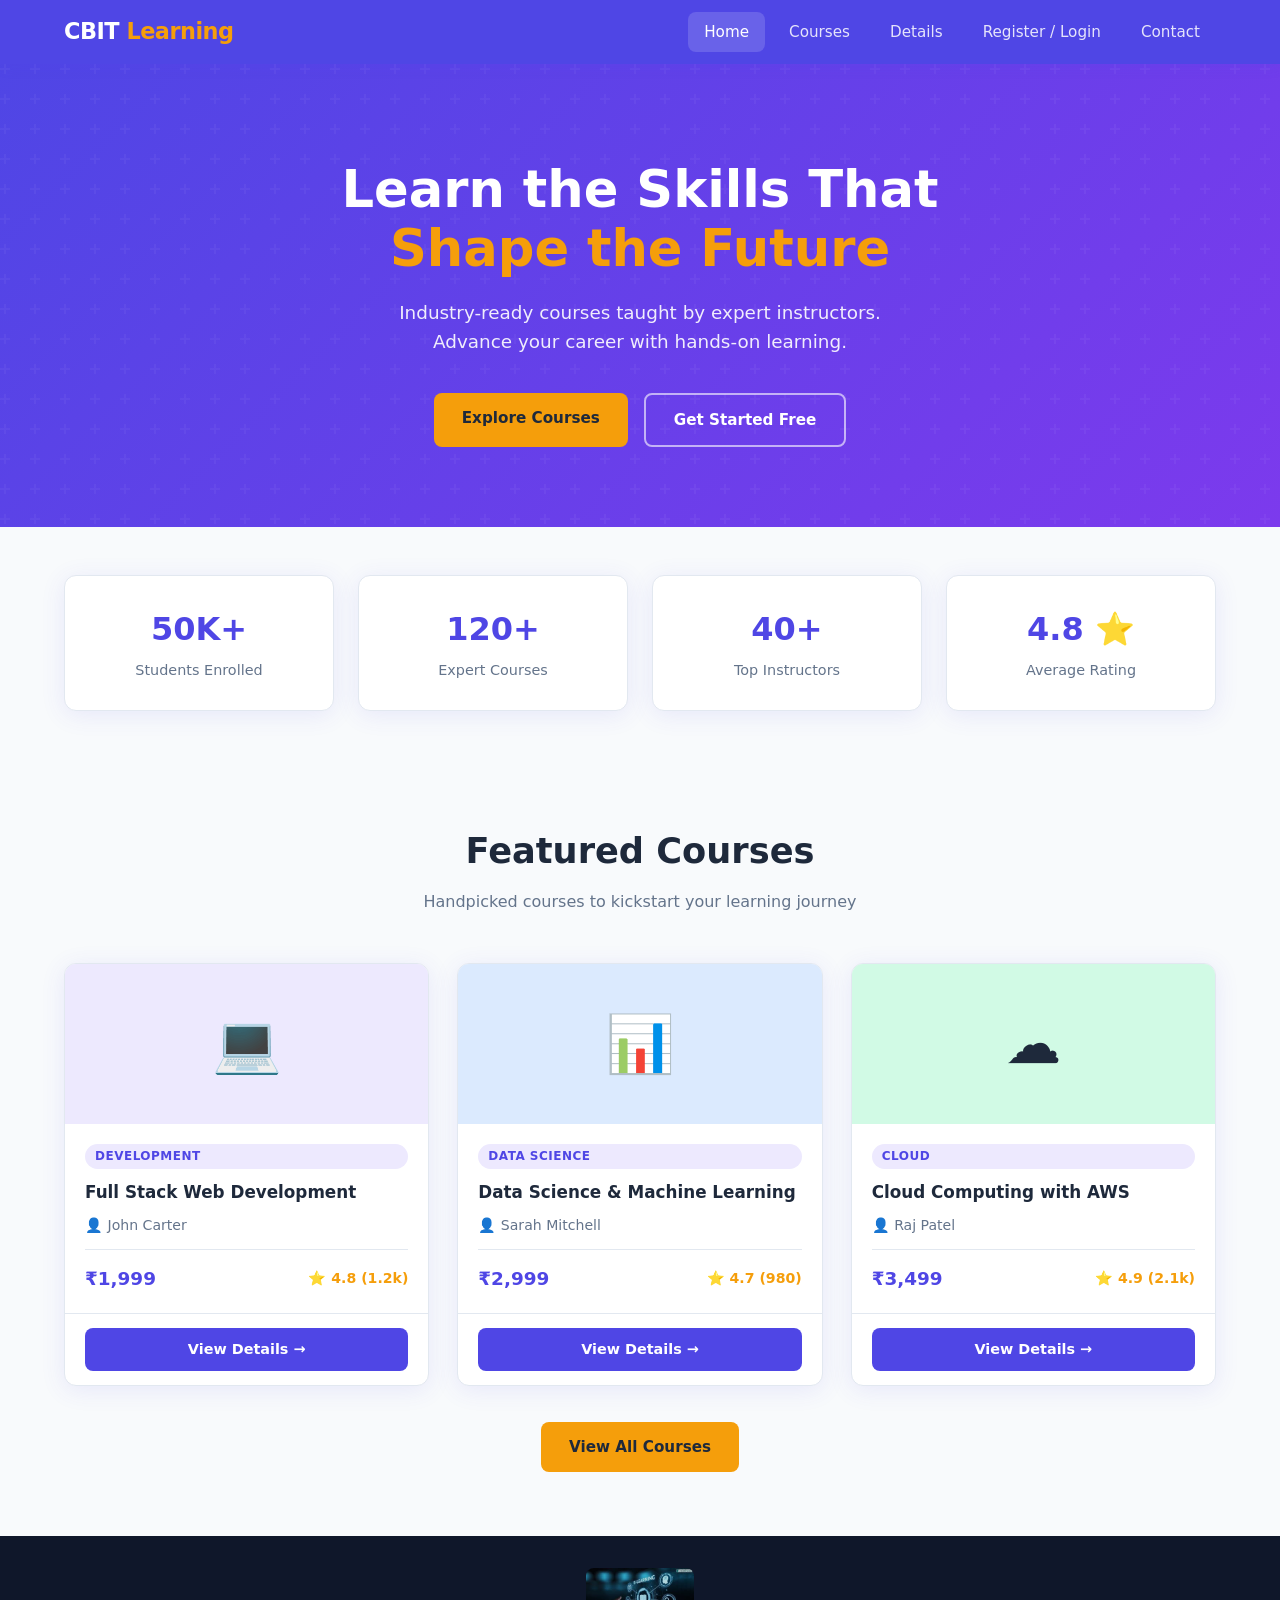
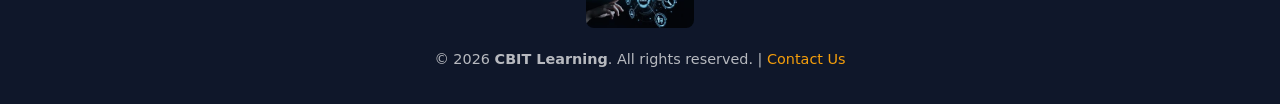
<file: index.html>
<!DOCTYPE html>
<html lang="en">
<head>
  <meta charset="UTF-8">
  <meta name="viewport" content="width=device-width, initial-scale=1.0">
  <title>CBIT Learning — Learn Future Skills</title>
  <link rel="stylesheet" href="styles.css">
</head>
<body>

<!-- HEADER / NAVBAR -->
<header>
  <div class="navbar">
    <div class="logo">CBIT<span> Learning</span></div>
    <nav>
      <a href="index.html" class="active">Home</a>
      <a href="course.html">Courses</a>
      <a href="course_details.html">Details</a>
      <a href="login.html">Register / Login</a>
      <a href="contact.html">Contact</a>
    </nav>
  </div>
</header>

<!-- HERO -->
<section class="hero">
  <div class="hero-content">
    <h1>Learn the Skills That <span>Shape the Future</span></h1>
    <p>Industry-ready courses taught by expert instructors. Advance your career with hands-on learning.</p>
    <div class="hero-btns">
      <a href="course.html" class="btn btn-primary">Explore Courses</a>
      <a href="login.html" class="btn btn-outline">Get Started Free</a>
    </div>
  </div>
</section>

<!-- STATS -->
<div class="stats">
  <div class="stat-card">
    <div class="stat-num">50K+</div>
    <div class="stat-label">Students Enrolled</div>
  </div>
  <div class="stat-card">
    <div class="stat-num">120+</div>
    <div class="stat-label">Expert Courses</div>
  </div>
  <div class="stat-card">
    <div class="stat-num">40+</div>
    <div class="stat-label">Top Instructors</div>
  </div>
  <div class="stat-card">
    <div class="stat-num">4.8 ⭐</div>
    <div class="stat-label">Average Rating</div>
  </div>
</div>

<!-- FEATURED COURSES PREVIEW -->
<div class="section">
  <div class="section-title">
    <h2>Featured Courses</h2>
    <p>Handpicked courses to kickstart your learning journey</p>
  </div>
  <div class="courses-grid">

    <div class="course-card">
      <div class="course-card-thumb" style="background:#ede9fe;">💻</div>
      <div class="course-card-body">
        <span class="course-badge">Development</span>
        <h3>Full Stack Web Development</h3>
        <p class="course-instructor">👤 John Carter</p>
        <div class="course-meta">
          <span class="course-price">₹1,999</span>
          <span class="course-rating">⭐ 4.8 (1.2k)</span>
        </div>
      </div>
      <div class="course-card-footer"><a href="course_details.html">View Details →</a></div>
    </div>

    <div class="course-card">
      <div class="course-card-thumb" style="background:#dbeafe;">📊</div>
      <div class="course-card-body">
        <span class="course-badge">Data Science</span>
        <h3>Data Science & Machine Learning</h3>
        <p class="course-instructor">👤 Sarah Mitchell</p>
        <div class="course-meta">
          <span class="course-price">₹2,999</span>
          <span class="course-rating">⭐ 4.7 (980)</span>
        </div>
      </div>
      <div class="course-card-footer"><a href="course_details.html">View Details →</a></div>
    </div>

    <div class="course-card">
      <div class="course-card-thumb" style="background:#d1fae5;">☁️</div>
      <div class="course-card-body">
        <span class="course-badge">Cloud</span>
        <h3>Cloud Computing with AWS</h3>
        <p class="course-instructor">👤 Raj Patel</p>
        <div class="course-meta">
          <span class="course-price">₹3,499</span>
          <span class="course-rating">⭐ 4.9 (2.1k)</span>
        </div>
      </div>
      <div class="course-card-footer"><a href="course_details.html">View Details →</a></div>
    </div>

  </div>
  <div style="text-align:center; margin-top:36px;">
    <a href="course.html" class="btn btn-primary">View All Courses</a>
  </div>
</div>

<!-- FOOTER -->
<footer>
  <img src="learn.jpg" alt="CBIT Learning" style="height:60px; object-fit:contain; margin-bottom:12px; border-radius:8px; opacity:0.85;">
  <p>© 2026 <strong>CBIT Learning</strong>. All rights reserved. | <a href="contact.html">Contact Us</a></p>
</footer>

</body>
</html>
</file>
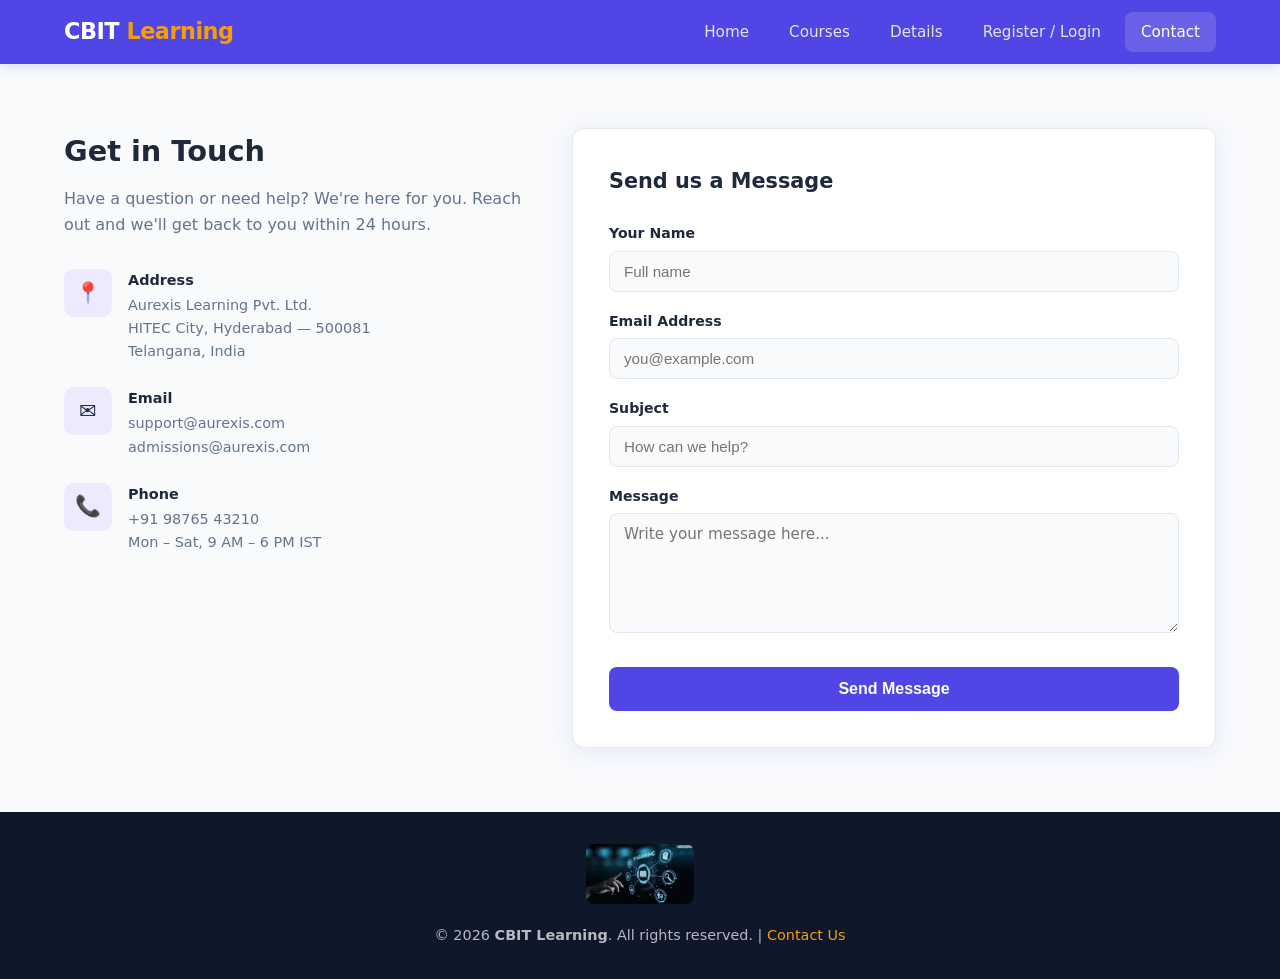
<file: contact.html>
<!DOCTYPE html>
<html lang="en">
<head>
  <meta charset="UTF-8">
  <meta name="viewport" content="width=device-width, initial-scale=1.0">
  <title>Contact Us — CBIT Learning</title>
  <link rel="stylesheet" href="styles.css">
</head>
<body>

<header>
  <div class="navbar">
    <div class="logo">CBIT<span> Learning</span></div>
    <nav>
      <a href="index.html">Home</a>
      <a href="course.html">Courses</a>
      <a href="course_details.html">Details</a>
      <a href="login.html">Register / Login</a>
      <a href="contact.html" class="active">Contact</a>
    </nav>
  </div>
</header>

<div class="section">
  <div class="contact-layout">

    <!-- LEFT: Contact Info -->
    <div class="contact-info">
      <h2>Get in Touch</h2>
      <p>Have a question or need help? We're here for you. Reach out and we'll get back to you within 24 hours.</p>

      <div class="contact-item">
        <div class="contact-icon">📍</div>
        <div>
          <h4>Address</h4>
          <p>Aurexis Learning Pvt. Ltd.<br>HITEC City, Hyderabad — 500081<br>Telangana, India</p>
        </div>
      </div>

      <div class="contact-item">
        <div class="contact-icon">✉️</div>
        <div>
          <h4>Email</h4>
          <p>support@aurexis.com<br>admissions@aurexis.com</p>
        </div>
      </div>

      <div class="contact-item">
        <div class="contact-icon">📞</div>
        <div>
          <h4>Phone</h4>
          <p>+91 98765 43210<br>Mon – Sat, 9 AM – 6 PM IST</p>
        </div>
      </div>
    </div>

    <!-- RIGHT: Contact Form -->
    <div class="contact-form-card">
      <h3>Send us a Message</h3>
      <form onsubmit="return submitContact(event)" novalidate>
        <div class="form-group">
          <label for="c-name">Your Name</label>
          <input type="text" id="c-name" placeholder="Full name">
          <span class="error-msg" id="err-c-name">Please enter your name.</span>
        </div>
        <div class="form-group">
          <label for="c-email">Email Address</label>
          <input type="email" id="c-email" placeholder="you@example.com">
          <span class="error-msg" id="err-c-email">Please enter a valid email.</span>
        </div>
        <div class="form-group">
          <label for="c-subject">Subject</label>
          <input type="text" id="c-subject" placeholder="How can we help?">
          <span class="error-msg" id="err-c-subject">Please enter a subject.</span>
        </div>
        <div class="form-group">
          <label for="c-message">Message</label>
          <textarea id="c-message" placeholder="Write your message here..."></textarea>
          <span class="error-msg" id="err-c-message">Please enter your message.</span>
        </div>
        <button type="submit" class="btn-submit">Send Message</button>
        <div class="success-msg" id="contact-success">✅ Message sent! We'll get back to you soon.</div>
      </form>
    </div>

  </div>
</div>

<footer>
  <img src="learn.jpg" alt="CBIT Learning" style="height:60px; object-fit:contain; margin-bottom:12px; border-radius:8px; opacity:0.85;">
  <p>© 2026 <strong>CBIT Learning</strong>. All rights reserved. | <a href="contact.html">Contact Us</a></p>
</footer>

<script src="script.js"></script>
</body>
</html>
</file>
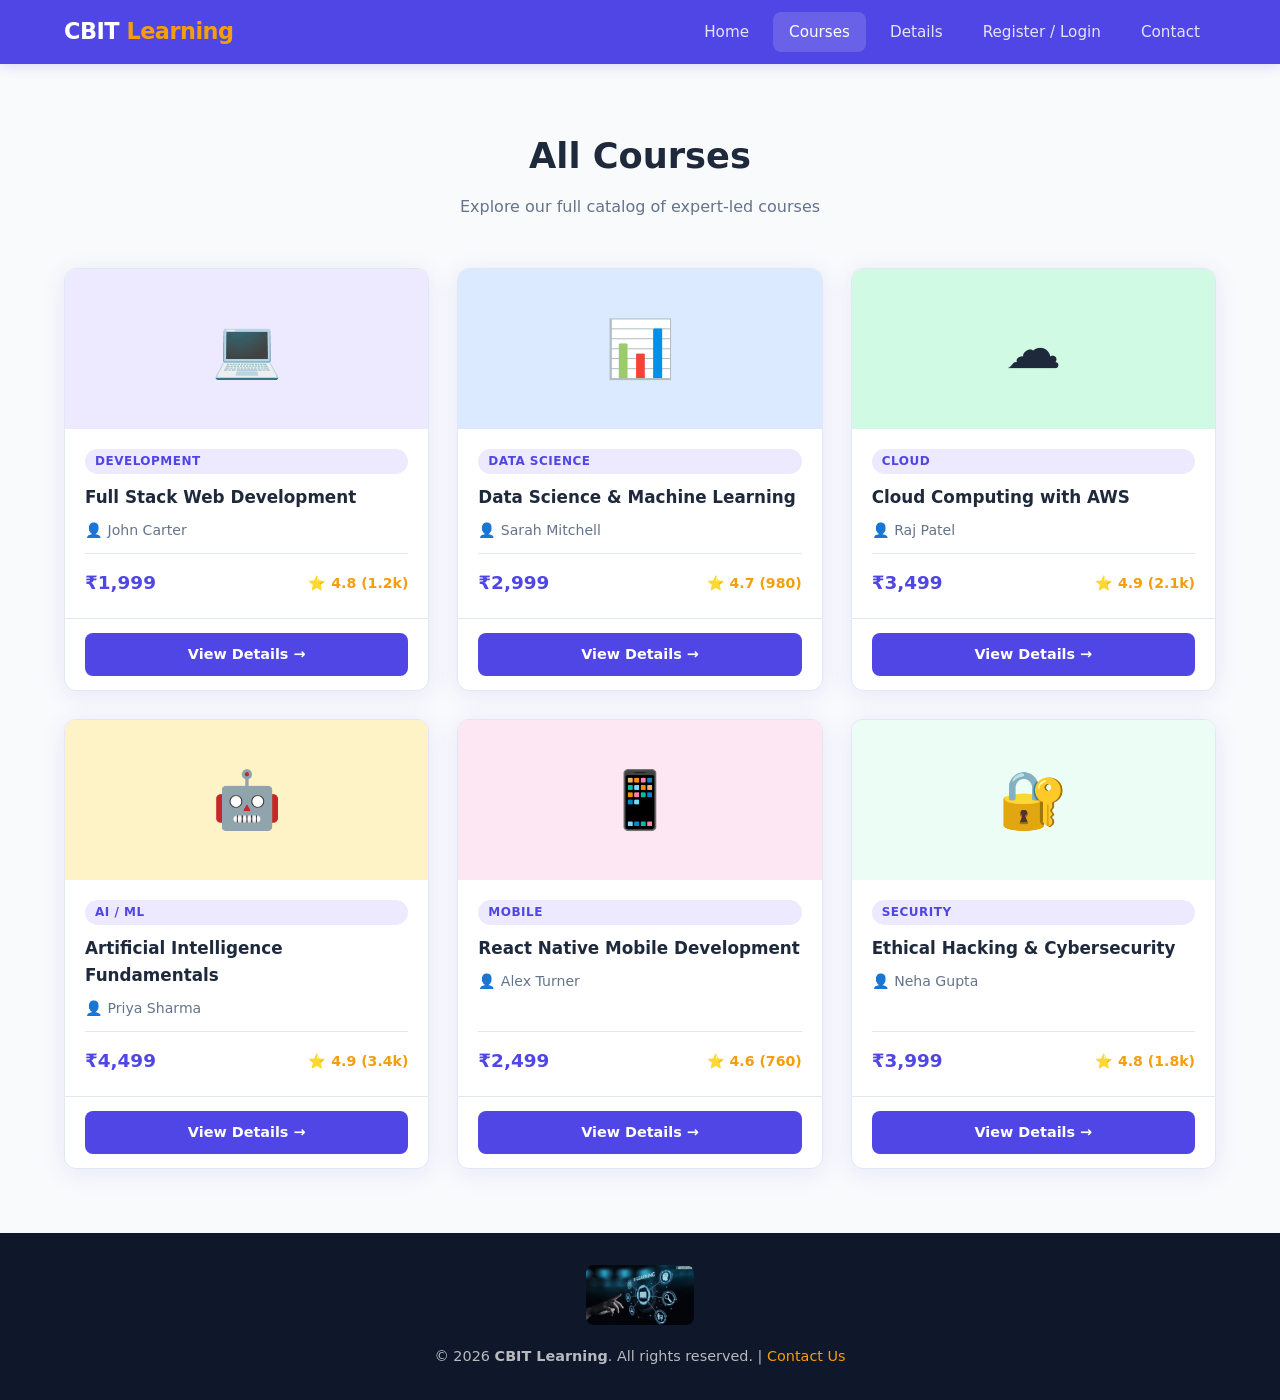
<file: course.html>
<!DOCTYPE html>
<html lang="en">
<head>
  <meta charset="UTF-8">
  <meta name="viewport" content="width=device-width, initial-scale=1.0">
  <title>Courses — CBIT Learning</title>
  <link rel="stylesheet" href="styles.css">
</head>
<body>

<header>
  <div class="navbar">
    <div class="logo">CBIT<span> Learning</span></div>
    <nav>
      <a href="index.html">Home</a>
      <a href="course.html" class="active">Courses</a>
      <a href="course_details.html">Details</a>
      <a href="login.html">Register / Login</a>
      <a href="contact.html">Contact</a>
    </nav>
  </div>
</header>

<div class="section">
  <div class="section-title">
    <h2>All Courses</h2>
    <p>Explore our full catalog of expert-led courses</p>
  </div>

  <div class="courses-grid">

    <div class="course-card">
      <div class="course-card-thumb" style="background:#ede9fe;">💻</div>
      <div class="course-card-body">
        <span class="course-badge">Development</span>
        <h3>Full Stack Web Development</h3>
        <p class="course-instructor">👤 John Carter</p>
        <div class="course-meta">
          <span class="course-price">₹1,999</span>
          <span class="course-rating">⭐ 4.8 (1.2k)</span>
        </div>
      </div>
      <div class="course-card-footer"><a href="course_details.html">View Details →</a></div>
    </div>

    <div class="course-card">
      <div class="course-card-thumb" style="background:#dbeafe;">📊</div>
      <div class="course-card-body">
        <span class="course-badge">Data Science</span>
        <h3>Data Science &amp; Machine Learning</h3>
        <p class="course-instructor">👤 Sarah Mitchell</p>
        <div class="course-meta">
          <span class="course-price">₹2,999</span>
          <span class="course-rating">⭐ 4.7 (980)</span>
        </div>
      </div>
      <div class="course-card-footer"><a href="course_details.html">View Details →</a></div>
    </div>

    <div class="course-card">
      <div class="course-card-thumb" style="background:#d1fae5;">☁️</div>
      <div class="course-card-body">
        <span class="course-badge">Cloud</span>
        <h3>Cloud Computing with AWS</h3>
        <p class="course-instructor">👤 Raj Patel</p>
        <div class="course-meta">
          <span class="course-price">₹3,499</span>
          <span class="course-rating">⭐ 4.9 (2.1k)</span>
        </div>
      </div>
      <div class="course-card-footer"><a href="course_details.html">View Details →</a></div>
    </div>

    <div class="course-card">
      <div class="course-card-thumb" style="background:#fef3c7;">🤖</div>
      <div class="course-card-body">
        <span class="course-badge">AI / ML</span>
        <h3>Artificial Intelligence Fundamentals</h3>
        <p class="course-instructor">👤 Priya Sharma</p>
        <div class="course-meta">
          <span class="course-price">₹4,499</span>
          <span class="course-rating">⭐ 4.9 (3.4k)</span>
        </div>
      </div>
      <div class="course-card-footer"><a href="course_details.html">View Details →</a></div>
    </div>

    <div class="course-card">
      <div class="course-card-thumb" style="background:#fce7f3;">📱</div>
      <div class="course-card-body">
        <span class="course-badge">Mobile</span>
        <h3>React Native Mobile Development</h3>
        <p class="course-instructor">👤 Alex Turner</p>
        <div class="course-meta">
          <span class="course-price">₹2,499</span>
          <span class="course-rating">⭐ 4.6 (760)</span>
        </div>
      </div>
      <div class="course-card-footer"><a href="course_details.html">View Details →</a></div>
    </div>

    <div class="course-card">
      <div class="course-card-thumb" style="background:#ecfdf5;">🔐</div>
      <div class="course-card-body">
        <span class="course-badge">Security</span>
        <h3>Ethical Hacking &amp; Cybersecurity</h3>
        <p class="course-instructor">👤 Neha Gupta</p>
        <div class="course-meta">
          <span class="course-price">₹3,999</span>
          <span class="course-rating">⭐ 4.8 (1.8k)</span>
        </div>
      </div>
      <div class="course-card-footer"><a href="course_details.html">View Details →</a></div>
    </div>

  </div>
</div>

<footer>
  <img src="learn.jpg" alt="CBIT Learning" style="height:60px; object-fit:contain; margin-bottom:12px; border-radius:8px; opacity:0.85;">
  <p>© 2026 <strong>CBIT Learning</strong>. All rights reserved. | <a href="contact.html">Contact Us</a></p>
</footer>

</body>
</html>
</file>
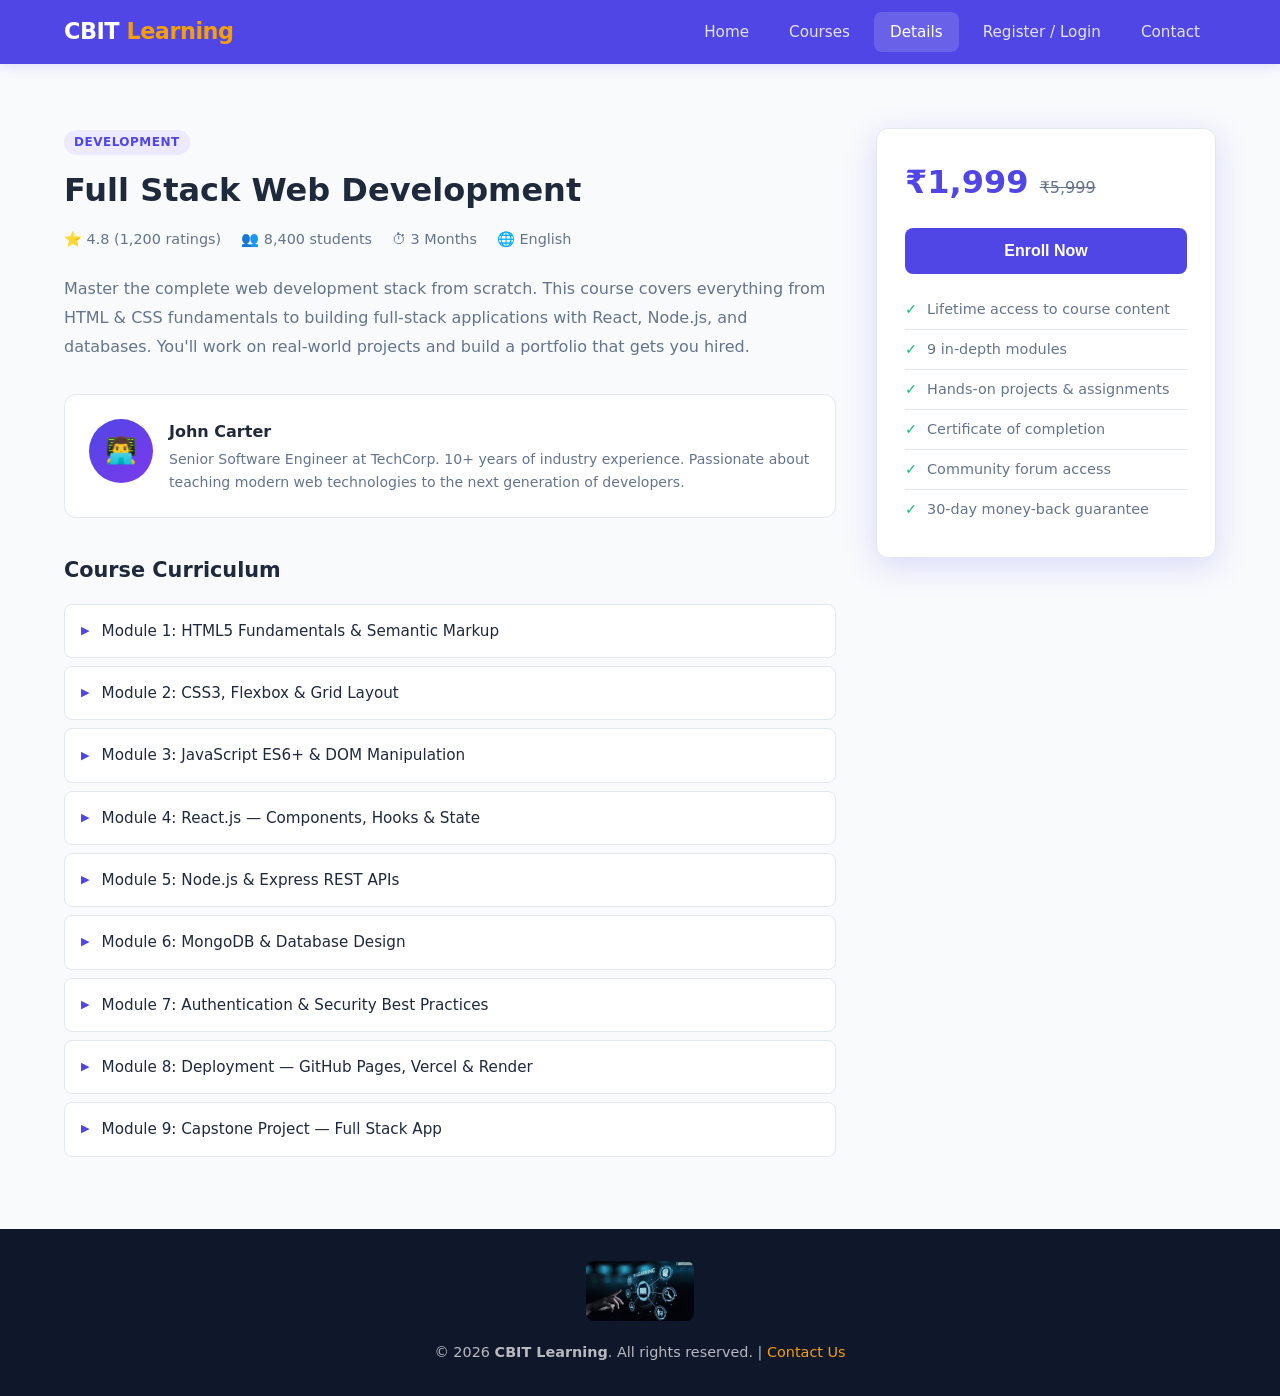
<file: course_details.html>
<!DOCTYPE html>
<html lang="en">
<head>
  <meta charset="UTF-8">
  <meta name="viewport" content="width=device-width, initial-scale=1.0">
  <title>Full Stack Web Development — CBIT Learning</title>
  <link rel="stylesheet" href="styles.css">
</head>
<body>

<header>
  <div class="navbar">
    <div class="logo">CBIT<span> Learning</span></div>
    <nav>
      <a href="index.html">Home</a>
      <a href="course.html">Courses</a>
      <a href="course_details.html" class="active">Details</a>
      <a href="login.html">Register / Login</a>
      <a href="contact.html">Contact</a>
    </nav>
  </div>
</header>

<div class="section">
  <div class="details-layout">

    <!-- LEFT: Main Content -->
    <div class="details-main">
      <span class="course-badge">Development</span>
      <h1>Full Stack Web Development</h1>

      <div class="details-meta">
        <span>⭐ 4.8 (1,200 ratings)</span>
        <span>👥 8,400 students</span>
        <span>⏱ 3 Months</span>
        <span>🌐 English</span>
      </div>

      <p class="details-desc">
        Master the complete web development stack from scratch. This course covers everything from
        HTML &amp; CSS fundamentals to building full-stack applications with React, Node.js, and
        databases. You'll work on real-world projects and build a portfolio that gets you hired.
      </p>

      <!-- Instructor -->
      <div class="instructor-card">
        <div class="instructor-avatar">👨‍💻</div>
        <div class="instructor-info">
          <h3>John Carter</h3>
          <p>Senior Software Engineer at TechCorp. 10+ years of industry experience. Passionate about teaching modern web technologies to the next generation of developers.</p>
        </div>
      </div>

      <!-- Curriculum -->
      <div class="curriculum" style="margin-top:36px;">
        <h2>Course Curriculum</h2>
        <ul class="curriculum-list">
          <li>Module 1: HTML5 Fundamentals &amp; Semantic Markup</li>
          <li>Module 2: CSS3, Flexbox &amp; Grid Layout</li>
          <li>Module 3: JavaScript ES6+ &amp; DOM Manipulation</li>
          <li>Module 4: React.js — Components, Hooks &amp; State</li>
          <li>Module 5: Node.js &amp; Express REST APIs</li>
          <li>Module 6: MongoDB &amp; Database Design</li>
          <li>Module 7: Authentication &amp; Security Best Practices</li>
          <li>Module 8: Deployment — GitHub Pages, Vercel &amp; Render</li>
          <li>Module 9: Capstone Project — Full Stack App</li>
        </ul>
      </div>
    </div>

    <!-- RIGHT: Enroll Card -->
    <div>
      <div class="enroll-card">
        <div class="price">₹1,999 <span style="font-size:1rem;color:var(--muted);text-decoration:line-through;font-weight:400;">₹5,999</span></div>
        <button class="btn-enroll" onclick="alert('Successfully enrolled! Check your email for details.')">Enroll Now</button>
        <ul class="enroll-features">
          <li>Lifetime access to course content</li>
          <li>9 in-depth modules</li>
          <li>Hands-on projects &amp; assignments</li>
          <li>Certificate of completion</li>
          <li>Community forum access</li>
          <li>30-day money-back guarantee</li>
        </ul>
      </div>
    </div>

  </div>
</div>

<footer>
  <img src="learn.jpg" alt="CBIT Learning" style="height:60px; object-fit:contain; margin-bottom:12px; border-radius:8px; opacity:0.85;">
  <p>© 2026 <strong>CBIT Learning</strong>. All rights reserved. | <a href="contact.html">Contact Us</a></p>
</footer>

</body>
</html>
</file>
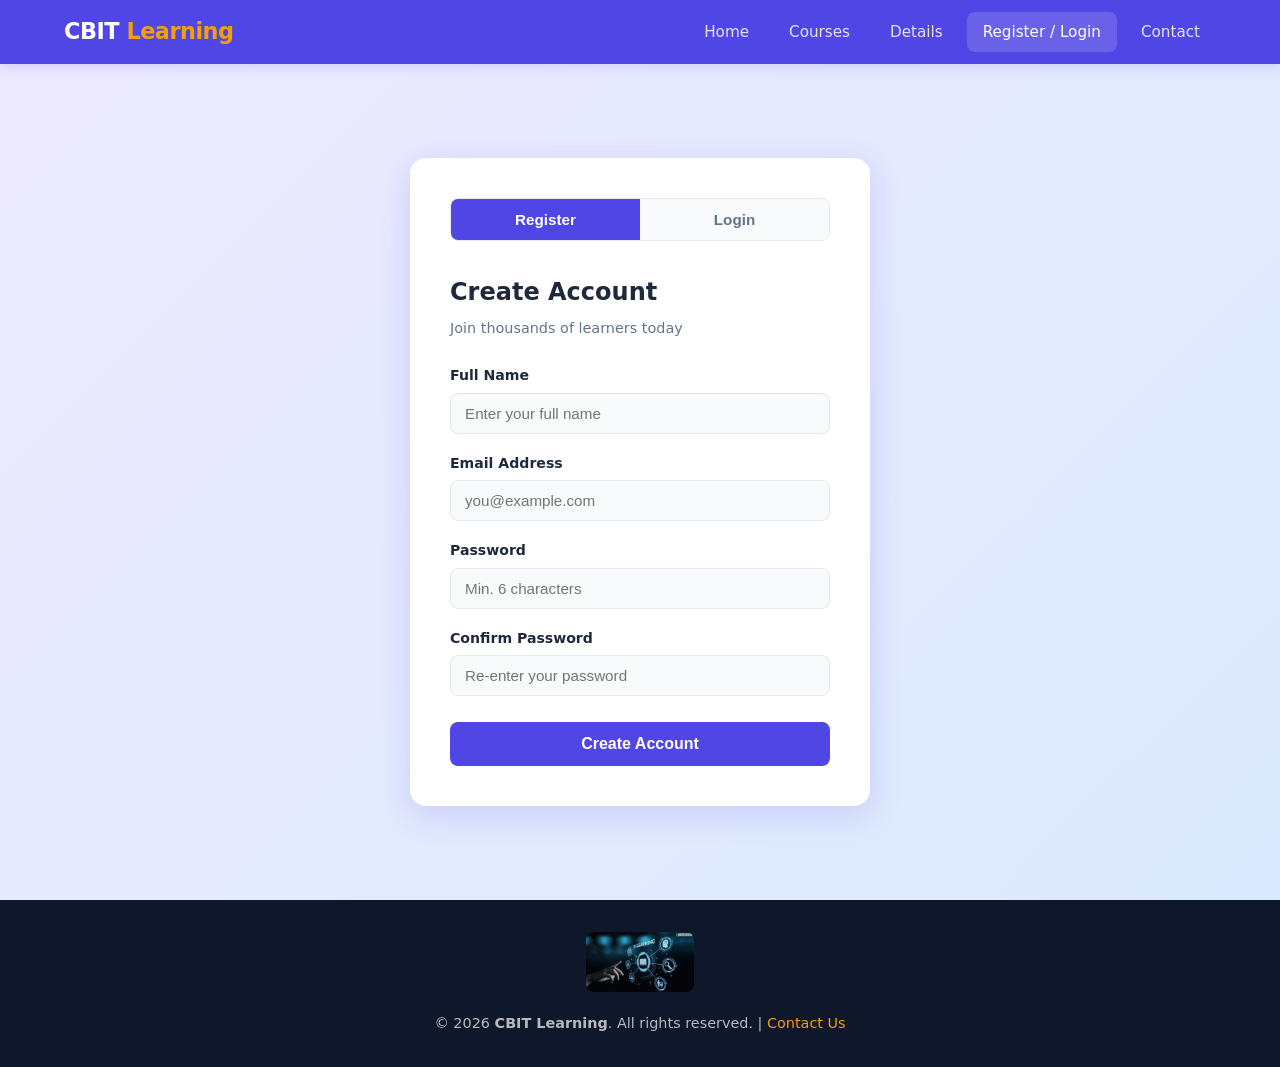
<file: login.html>
<!DOCTYPE html>
<html lang="en">
<head>
  <meta charset="UTF-8">
  <meta name="viewport" content="width=device-width, initial-scale=1.0">
  <title>Register / Login — CBIT Learning</title>
  <link rel="stylesheet" href="styles.css">
</head>
<body>

<header>
  <div class="navbar">
    <div class="logo">CBIT<span> Learning</span></div>
    <nav>
      <a href="index.html">Home</a>
      <a href="course.html">Courses</a>
      <a href="course_details.html">Details</a>
      <a href="login.html" class="active">Register / Login</a>
      <a href="contact.html">Contact</a>
    </nav>
  </div>
</header>

<div class="auth-wrapper">
  <div class="auth-box">

    <!-- Tabs -->
    <div class="auth-tabs">
      <button class="auth-tab active" onclick="switchTab('register', this)">Register</button>
      <button class="auth-tab" onclick="switchTab('login', this)">Login</button>
    </div>

    <!-- REGISTER FORM -->
    <div id="register" class="auth-form active">
      <h2>Create Account</h2>
      <p class="subtitle">Join thousands of learners today</p>

      <form id="registerForm" onsubmit="return validateRegister(event)" novalidate>
        <div class="form-group">
          <label for="reg-name">Full Name</label>
          <input type="text" id="reg-name" placeholder="Enter your full name">
          <span class="error-msg" id="err-name">Please enter your full name.</span>
        </div>
        <div class="form-group">
          <label for="reg-email">Email Address</label>
          <input type="email" id="reg-email" placeholder="you@example.com">
          <span class="error-msg" id="err-email">Please enter a valid email address.</span>
        </div>
        <div class="form-group">
          <label for="reg-password">Password</label>
          <input type="password" id="reg-password" placeholder="Min. 6 characters">
          <span class="error-msg" id="err-password">Password must be at least 6 characters.</span>
        </div>
        <div class="form-group">
          <label for="reg-confirm">Confirm Password</label>
          <input type="password" id="reg-confirm" placeholder="Re-enter your password">
          <span class="error-msg" id="err-confirm">Passwords do not match.</span>
        </div>
        <button type="submit" class="btn-submit">Create Account</button>
        <div class="success-msg" id="reg-success">🎉 Registration successful! Welcome to Aurexis.</div>
      </form>
    </div>

    <!-- LOGIN FORM -->
    <div id="login" class="auth-form">
      <h2>Welcome Back</h2>
      <p class="subtitle">Sign in to continue learning</p>

      <form id="loginForm" onsubmit="return validateLogin(event)" novalidate>
        <div class="form-group">
          <label for="login-email">Email Address</label>
          <input type="email" id="login-email" placeholder="you@example.com">
          <span class="error-msg" id="err-login-email">Please enter a valid email address.</span>
        </div>
        <div class="form-group">
          <label for="login-password">Password</label>
          <input type="password" id="login-password" placeholder="Your password">
          <span class="error-msg" id="err-login-password">Please enter your password.</span>
        </div>
        <button type="submit" class="btn-submit">Sign In</button>
        <div class="success-msg" id="login-success">✅ Login successful! Redirecting...</div>
      </form>
    </div>

  </div>
</div>

<footer>
  <img src="learn.jpg" alt="CBIT Learning" style="height:60px; object-fit:contain; margin-bottom:12px; border-radius:8px; opacity:0.85;">
  <p>© 2026 <strong>CBIT Learning</strong>. All rights reserved. | <a href="contact.html">Contact Us</a></p>
</footer>

<script src="script.js"></script>
</body>
</html>
</file>
<file: styles.css>
/* ===== RESET & BASE ===== */
*, *::before, *::after { box-sizing: border-box; margin: 0; padding: 0; }

:root {
  --primary: #4f46e5;
  --primary-dark: #3730a3;
  --accent: #f59e0b;
  --bg: #f8fafc;
  --card-bg: #ffffff;
  --text: #1e293b;
  --muted: #64748b;
  --border: #e2e8f0;
  --success: #10b981;
  --radius: 12px;
  --shadow: 0 4px 24px rgba(79,70,229,0.10);
  --shadow-hover: 0 8px 32px rgba(79,70,229,0.18);
  --transition: 0.25s ease;
}

html { scroll-behavior: smooth; }

body {
  font-family: 'Segoe UI', system-ui, sans-serif;
  background: var(--bg);
  color: var(--text);
  line-height: 1.6;
}

a { text-decoration: none; color: inherit; }
img { max-width: 100%; display: block; }

/* ===== NAVBAR ===== */
header {
  background: var(--primary);
  position: sticky;
  top: 0;
  z-index: 100;
  box-shadow: 0 2px 12px rgba(79,70,229,0.18);
}

.navbar {
  max-width: 1200px;
  margin: 0 auto;
  padding: 0 24px;
  height: 64px;
  display: flex;
  align-items: center;
  justify-content: space-between;
}

.logo {
  font-size: 1.4rem;
  font-weight: 800;
  color: #fff;
  letter-spacing: -0.5px;
}

.logo span { color: var(--accent); }

nav { display: flex; gap: 8px; }

nav a {
  color: rgba(255,255,255,0.85);
  padding: 8px 16px;
  border-radius: 8px;
  font-weight: 500;
  font-size: 0.95rem;
  transition: background var(--transition), color var(--transition);
}

nav a:hover, nav a.active {
  background: rgba(255,255,255,0.15);
  color: #fff;
}

/* ===== HERO ===== */
.hero {
  background: linear-gradient(135deg, var(--primary) 0%, #7c3aed 100%);
  color: #fff;
  padding: 96px 24px 80px;
  text-align: center;
  position: relative;
  overflow: hidden;
}

.hero::before {
  content: '';
  position: absolute;
  inset: 0;
  background: url("data:image/svg+xml,%3Csvg width='60' height='60' viewBox='0 0 60 60' xmlns='http://www.w3.org/2000/svg'%3E%3Cg fill='none' fill-rule='evenodd'%3E%3Cg fill='%23ffffff' fill-opacity='0.04'%3E%3Cpath d='M36 34v-4h-2v4h-4v2h4v4h2v-4h4v-2h-4zm0-30V0h-2v4h-4v2h4v4h2V6h4V4h-4zM6 34v-4H4v4H0v2h4v4h2v-4h4v-2H6zM6 4V0H4v4H0v2h4v4h2V6h4V4H6z'/%3E%3C/g%3E%3C/g%3E%3C/svg%3E");
}

.hero-content { position: relative; max-width: 700px; margin: 0 auto; }

.hero h1 {
  font-size: clamp(2rem, 5vw, 3.2rem);
  font-weight: 800;
  line-height: 1.15;
  margin-bottom: 20px;
}

.hero h1 span { color: var(--accent); }

.hero p {
  font-size: 1.15rem;
  opacity: 0.9;
  margin-bottom: 36px;
  max-width: 520px;
  margin-left: auto;
  margin-right: auto;
}

.hero-btns { display: flex; gap: 16px; justify-content: center; flex-wrap: wrap; }

.btn {
  display: inline-block;
  padding: 13px 28px;
  border-radius: 8px;
  font-weight: 600;
  font-size: 0.95rem;
  cursor: pointer;
  border: none;
  transition: transform var(--transition), box-shadow var(--transition), background var(--transition);
}

.btn-primary {
  background: var(--accent);
  color: #1e293b;
}

.btn-primary:hover {
  background: #d97706;
  transform: translateY(-2px);
  box-shadow: 0 6px 20px rgba(245,158,11,0.4);
}

.btn-outline {
  background: transparent;
  color: #fff;
  border: 2px solid rgba(255,255,255,0.6);
}

.btn-outline:hover {
  background: rgba(255,255,255,0.12);
  border-color: #fff;
  transform: translateY(-2px);
}

/* ===== BANNER IMAGE ===== */
.banner {
  max-width: 1200px;
  margin: -40px auto 0;
  padding: 0 24px;
  position: relative;
  z-index: 2;
}

.banner img {
  width: 100%;
  height: 340px;
  object-fit: cover;
  border-radius: var(--radius);
  box-shadow: var(--shadow-hover);
}

/* ===== STATS ===== */
.stats {
  max-width: 1200px;
  margin: 48px auto;
  padding: 0 24px;
  display: grid;
  grid-template-columns: repeat(auto-fit, minmax(180px, 1fr));
  gap: 24px;
}

.stat-card {
  background: var(--card-bg);
  border-radius: var(--radius);
  padding: 28px 20px;
  text-align: center;
  box-shadow: var(--shadow);
  border: 1px solid var(--border);
}

.stat-card .stat-num {
  font-size: 2rem;
  font-weight: 800;
  color: var(--primary);
}

.stat-card .stat-label {
  color: var(--muted);
  font-size: 0.9rem;
  margin-top: 4px;
}

/* ===== SECTION WRAPPER ===== */
.section {
  max-width: 1200px;
  margin: 0 auto;
  padding: 64px 24px;
}

.section-title {
  text-align: center;
  margin-bottom: 48px;
}

.section-title h2 {
  font-size: clamp(1.6rem, 3vw, 2.2rem);
  font-weight: 800;
  color: var(--text);
}

.section-title p {
  color: var(--muted);
  margin-top: 10px;
  font-size: 1rem;
}

/* ===== COURSE GRID ===== */
.courses-grid {
  display: grid;
  grid-template-columns: repeat(auto-fill, minmax(280px, 1fr));
  gap: 28px;
}

.course-card {
  background: var(--card-bg);
  border-radius: var(--radius);
  box-shadow: var(--shadow);
  border: 1px solid var(--border);
  overflow: hidden;
  transition: transform var(--transition), box-shadow var(--transition);
  display: flex;
  flex-direction: column;
}

.course-card:hover {
  transform: translateY(-6px);
  box-shadow: var(--shadow-hover);
}

.course-card-thumb {
  height: 160px;
  display: flex;
  align-items: center;
  justify-content: center;
  font-size: 3.5rem;
}

.course-card-body { padding: 20px; flex: 1; display: flex; flex-direction: column; }

.course-badge {
  display: inline-block;
  background: #ede9fe;
  color: var(--primary);
  font-size: 0.75rem;
  font-weight: 600;
  padding: 3px 10px;
  border-radius: 20px;
  margin-bottom: 10px;
  text-transform: uppercase;
  letter-spacing: 0.5px;
}

.course-card-body h3 {
  font-size: 1.05rem;
  font-weight: 700;
  margin-bottom: 8px;
  color: var(--text);
}

.course-instructor {
  color: var(--muted);
  font-size: 0.88rem;
  margin-bottom: 12px;
}

.course-meta {
  display: flex;
  align-items: center;
  justify-content: space-between;
  margin-top: auto;
  padding-top: 14px;
  border-top: 1px solid var(--border);
}

.course-price {
  font-size: 1.15rem;
  font-weight: 800;
  color: var(--primary);
}

.course-rating {
  display: flex;
  align-items: center;
  gap: 4px;
  font-size: 0.88rem;
  color: var(--accent);
  font-weight: 600;
}

.course-card-footer {
  padding: 14px 20px;
  border-top: 1px solid var(--border);
}

.course-card-footer a {
  display: block;
  text-align: center;
  background: var(--primary);
  color: #fff;
  padding: 10px;
  border-radius: 8px;
  font-weight: 600;
  font-size: 0.9rem;
  transition: background var(--transition), transform var(--transition);
}

.course-card-footer a:hover {
  background: var(--primary-dark);
  transform: translateY(-1px);
}

/* ===== COURSE DETAILS ===== */
.details-layout {
  display: grid;
  grid-template-columns: 1fr 340px;
  gap: 40px;
  align-items: start;
}

.details-main h1 {
  font-size: 2rem;
  font-weight: 800;
  margin-bottom: 12px;
}

.details-meta {
  display: flex;
  gap: 20px;
  flex-wrap: wrap;
  margin-bottom: 24px;
}

.details-meta span {
  display: flex;
  align-items: center;
  gap: 6px;
  color: var(--muted);
  font-size: 0.9rem;
}

.details-desc {
  color: var(--muted);
  margin-bottom: 32px;
  font-size: 1rem;
  line-height: 1.8;
}

.curriculum h2 {
  font-size: 1.3rem;
  font-weight: 700;
  margin-bottom: 16px;
}

.curriculum-list { list-style: none; }

.curriculum-list li {
  display: flex;
  align-items: center;
  gap: 12px;
  padding: 14px 16px;
  border-radius: 8px;
  border: 1px solid var(--border);
  margin-bottom: 8px;
  background: var(--card-bg);
  font-size: 0.95rem;
}

.curriculum-list li::before {
  content: '▶';
  color: var(--primary);
  font-size: 0.7rem;
  flex-shrink: 0;
}

.enroll-card {
  background: var(--card-bg);
  border-radius: var(--radius);
  box-shadow: var(--shadow-hover);
  border: 1px solid var(--border);
  padding: 28px;
  position: sticky;
  top: 80px;
}

.enroll-card .price {
  font-size: 2rem;
  font-weight: 800;
  color: var(--primary);
  margin-bottom: 20px;
}

.enroll-card .btn-enroll {
  display: block;
  width: 100%;
  background: var(--primary);
  color: #fff;
  padding: 14px;
  border-radius: 8px;
  font-size: 1rem;
  font-weight: 700;
  text-align: center;
  border: none;
  cursor: pointer;
  transition: background var(--transition), transform var(--transition);
  margin-bottom: 16px;
}

.enroll-card .btn-enroll:hover {
  background: var(--primary-dark);
  transform: translateY(-2px);
}

.enroll-features { list-style: none; }

.enroll-features li {
  display: flex;
  align-items: center;
  gap: 10px;
  padding: 8px 0;
  font-size: 0.9rem;
  color: var(--muted);
  border-bottom: 1px solid var(--border);
}

.enroll-features li:last-child { border-bottom: none; }

.enroll-features li::before { content: '✓'; color: var(--success); font-weight: 700; }

.instructor-card {
  background: var(--card-bg);
  border-radius: var(--radius);
  padding: 24px;
  border: 1px solid var(--border);
  margin-top: 32px;
  display: flex;
  gap: 16px;
  align-items: flex-start;
}

.instructor-avatar {
  width: 64px;
  height: 64px;
  border-radius: 50%;
  background: linear-gradient(135deg, var(--primary), #7c3aed);
  display: flex;
  align-items: center;
  justify-content: center;
  font-size: 1.6rem;
  flex-shrink: 0;
}

.instructor-info h3 { font-size: 1rem; font-weight: 700; margin-bottom: 4px; }
.instructor-info p { color: var(--muted); font-size: 0.88rem; }

/* ===== FORMS ===== */
.auth-wrapper {
  min-height: calc(100vh - 64px);
  display: flex;
  align-items: center;
  justify-content: center;
  padding: 40px 24px;
  background: linear-gradient(135deg, #ede9fe 0%, #dbeafe 100%);
}

.auth-box {
  background: var(--card-bg);
  border-radius: 16px;
  box-shadow: var(--shadow-hover);
  padding: 40px;
  width: 100%;
  max-width: 460px;
}

.auth-tabs {
  display: flex;
  gap: 0;
  margin-bottom: 32px;
  border-radius: 8px;
  overflow: hidden;
  border: 1px solid var(--border);
}

.auth-tab {
  flex: 1;
  padding: 12px;
  text-align: center;
  font-weight: 600;
  font-size: 0.95rem;
  cursor: pointer;
  background: var(--bg);
  color: var(--muted);
  border: none;
  transition: background var(--transition), color var(--transition);
}

.auth-tab.active {
  background: var(--primary);
  color: #fff;
}

.auth-tab:hover:not(.active) { background: var(--border); }

.auth-form { display: none; }
.auth-form.active { display: block; }

.auth-box h2 {
  font-size: 1.5rem;
  font-weight: 800;
  margin-bottom: 6px;
}

.auth-box .subtitle {
  color: var(--muted);
  font-size: 0.9rem;
  margin-bottom: 24px;
}

.form-group { margin-bottom: 18px; }

.form-group label {
  display: block;
  font-size: 0.88rem;
  font-weight: 600;
  margin-bottom: 6px;
  color: var(--text);
}

.form-group input {
  width: 100%;
  padding: 11px 14px;
  border: 1.5px solid var(--border);
  border-radius: 8px;
  font-size: 0.95rem;
  background: var(--bg);
  color: var(--text);
  transition: border-color var(--transition), box-shadow var(--transition);
  outline: none;
}

.form-group input:focus {
  border-color: var(--primary);
  box-shadow: 0 0 0 3px rgba(79,70,229,0.12);
}

.form-group input.error { border-color: #ef4444; }

.error-msg {
  color: #ef4444;
  font-size: 0.8rem;
  margin-top: 4px;
  display: none;
}

.error-msg.show { display: block; }

.btn-submit {
  width: 100%;
  padding: 13px;
  background: var(--primary);
  color: #fff;
  border: none;
  border-radius: 8px;
  font-size: 1rem;
  font-weight: 700;
  cursor: pointer;
  transition: background var(--transition), transform var(--transition);
  margin-top: 8px;
}

.btn-submit:hover {
  background: var(--primary-dark);
  transform: translateY(-2px);
}

.success-msg {
  display: none;
  background: #d1fae5;
  color: #065f46;
  border-radius: 8px;
  padding: 12px 16px;
  font-size: 0.9rem;
  font-weight: 600;
  margin-top: 16px;
  text-align: center;
}

.success-msg.show { display: block; }

/* ===== CONTACT ===== */
.contact-layout {
  display: grid;
  grid-template-columns: 1fr 1.4fr;
  gap: 48px;
  align-items: start;
}

.contact-info h2 {
  font-size: 1.8rem;
  font-weight: 800;
  margin-bottom: 12px;
}

.contact-info p {
  color: var(--muted);
  margin-bottom: 32px;
}

.contact-item {
  display: flex;
  align-items: flex-start;
  gap: 16px;
  margin-bottom: 24px;
}

.contact-icon {
  width: 48px;
  height: 48px;
  background: #ede9fe;
  border-radius: 10px;
  display: flex;
  align-items: center;
  justify-content: center;
  font-size: 1.3rem;
  flex-shrink: 0;
}

.contact-item h4 { font-size: 0.9rem; font-weight: 700; margin-bottom: 2px; }
.contact-item p { color: var(--muted); font-size: 0.9rem; margin: 0; }

.contact-form-card {
  background: var(--card-bg);
  border-radius: var(--radius);
  padding: 36px;
  box-shadow: var(--shadow);
  border: 1px solid var(--border);
}

.contact-form-card h3 {
  font-size: 1.3rem;
  font-weight: 700;
  margin-bottom: 24px;
}

.contact-form-card textarea {
  width: 100%;
  padding: 11px 14px;
  border: 1.5px solid var(--border);
  border-radius: 8px;
  font-size: 0.95rem;
  background: var(--bg);
  color: var(--text);
  resize: vertical;
  min-height: 120px;
  font-family: inherit;
  outline: none;
  transition: border-color var(--transition), box-shadow var(--transition);
}

.contact-form-card textarea:focus {
  border-color: var(--primary);
  box-shadow: 0 0 0 3px rgba(79,70,229,0.12);
}

/* ===== FOOTER ===== */
footer {
  background: #0f172a;
  color: rgba(255,255,255,0.7);
  text-align: center;
  padding: 32px 24px;
  font-size: 0.9rem;
  display: flex;
  flex-direction: column;
  align-items: center;
  gap: 8px;
}

footer a { color: var(--accent); }

/* ===== RESPONSIVE ===== */
@media (max-width: 900px) {
  .details-layout { grid-template-columns: 1fr; }
  .contact-layout { grid-template-columns: 1fr; }
  .enroll-card { position: static; }
}

@media (max-width: 640px) {
  .navbar { padding: 0 16px; }
  .logo { font-size: 1.2rem; }
  nav a { padding: 6px 10px; font-size: 0.85rem; }
  .hero { padding: 64px 16px 56px; }
  .auth-box { padding: 28px 20px; }
}
</file>
